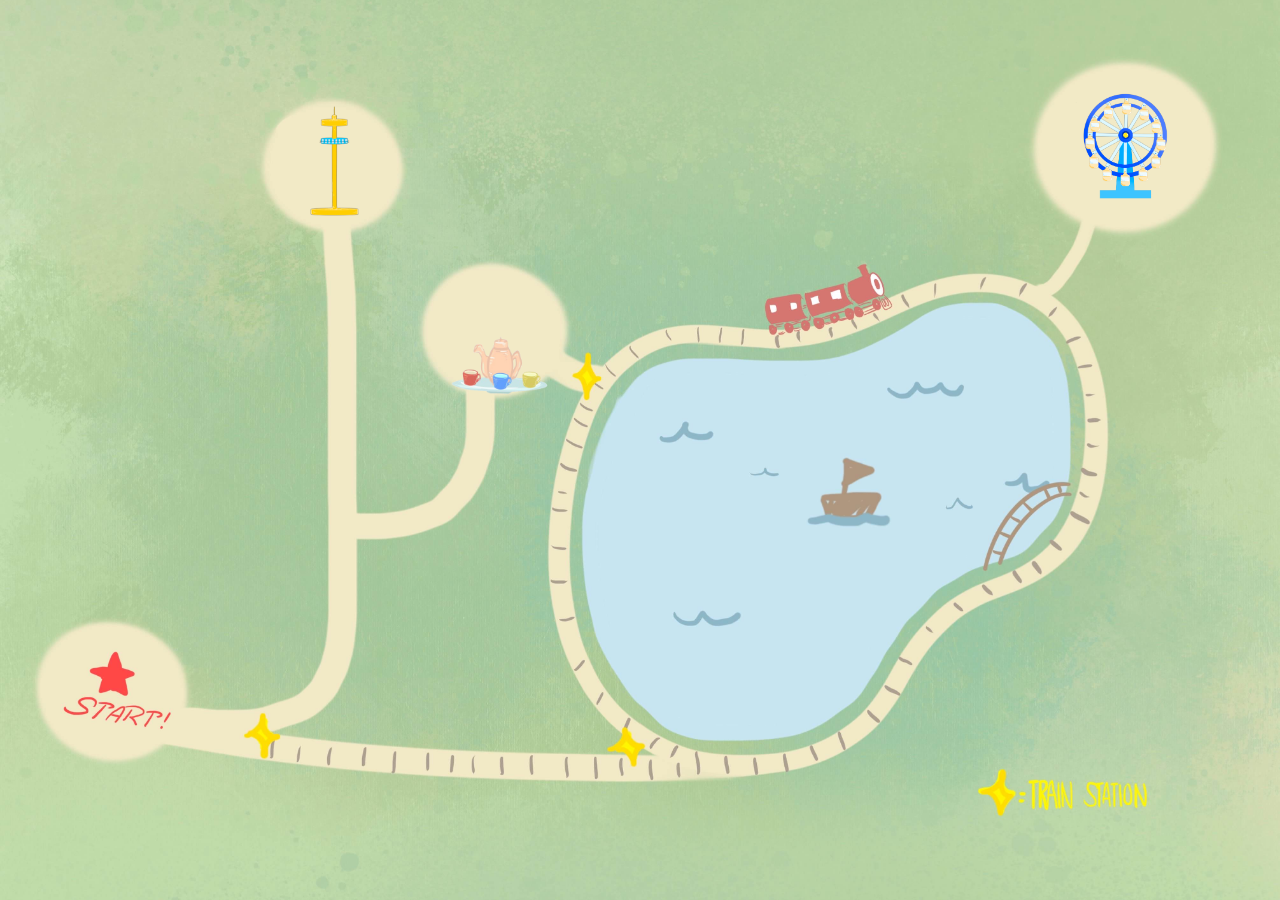
<file: index.html>
<!DOCTYPE html>
<html lang="en">
<head>
  <meta charset="UTF-8">
  <meta name="viewport" content="width=device-width,initial-scale=1">
  <title>資藝妄為</title>
  <link rel="stylesheet" href="style.css">
</head>
<body>
  <div class="container">
    <div class="bg-wrap">
      <img class="bg-img" src="bg.jpg" alt="Park map">

      <a id="btn-coffee"   class="attraction-btn" href="coffee.html"   title="Coffee Cups">
        <img src="coffee.png" alt="Coffee Cups">
      </a>
      <a id="btn-freefall" class="attraction-btn" href="freefall.html" title="Free Fall">
        <img src="freefall.png" alt="Free Fall">
      </a>
      <a id="btn-ferris"   class="attraction-btn" href="ferris.html"   title="Ferris Wheel">
        <img src="ferris.psd" alt="Ferris Wheel">
      </a>
    </div>
  </div>
</body>
</html>
</file>
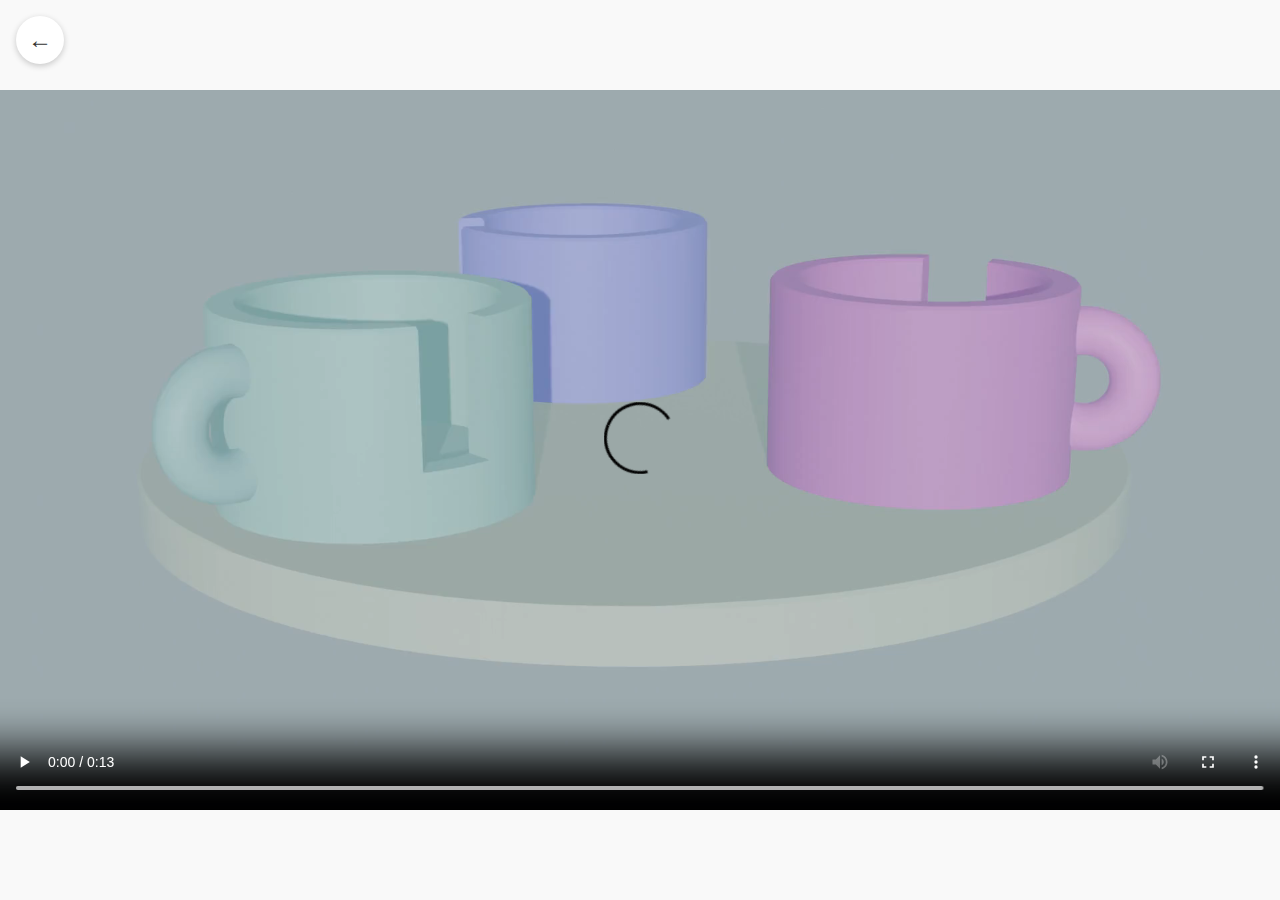
<file: coffee.html>
<!DOCTYPE html>
<html lang="en">
<head>
  <meta charset="UTF-8" />
  <meta name="viewport" content="width=device-width, initial-scale=1.0" />
  <title>咖啡杯 - 資藝妄為</title>
  <link rel="stylesheet" href="style.css" />
</head>
<body class="demo-page">
  <a href="index.html" class="back-btn" title="Back">←</a>
  <video class="demo-video" controls loop>
    <source src="coffee.mp4" type="video/mp4">
  </video>
</body>
</html>
</file>
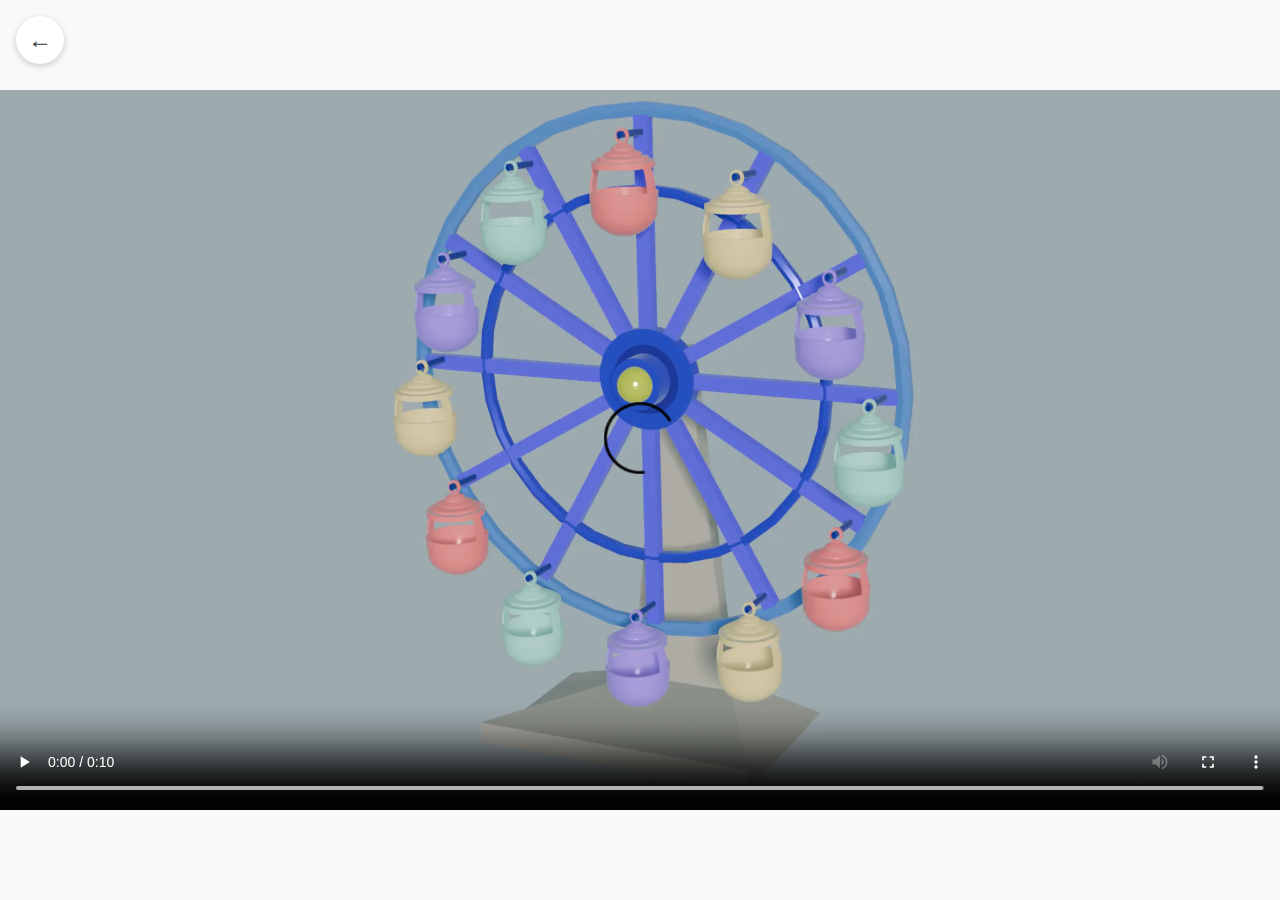
<file: ferris.html>
<!DOCTYPE html>
<html lang="en">
<head>
  <meta charset="UTF-8" />
  <meta name="viewport" content="width=device-width, initial-scale=1.0" />
  <title>摩天輪 - 資藝妄為</title>
  <link rel="stylesheet" href="style.css" />
</head>
<body class="demo-page">
  <a href="index.html" class="back-btn" title="Back">←</a>
  <video class="demo-video" controls loop>
    <source src="ferris.mp4" type="video/mp4">
  </video>
</body>
</html>
</file>
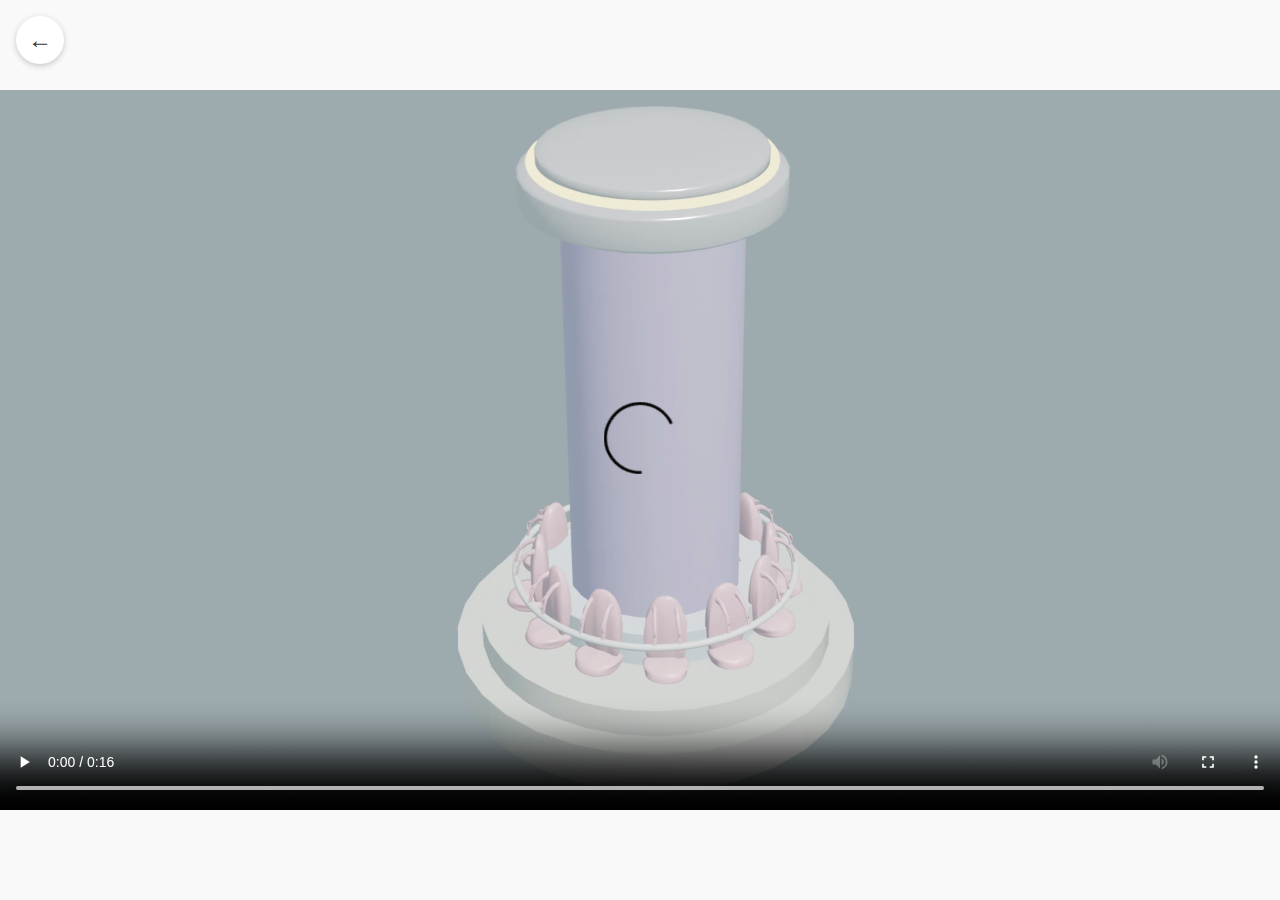
<file: freefall.html>
<!DOCTYPE html>
<html lang="en">
<head>
  <meta charset="UTF-8" />
  <meta name="viewport" content="width=device-width, initial-scale=1.0" />
  <title>自由落體 - 資藝妄為</title>
  <link rel="stylesheet" href="style.css" />
</head>
<body class="demo-page">
  <a href="index.html" class="back-btn" title="Back">←</a>
  <video class="demo-video" controls loop>
    <source src="freefall.mp4" type="video/mp4">
  </video>
</body>
</html>
</file>
<file: style.css>
* {
  margin: 0;
  padding: 0;
  box-sizing: border-box;
}
html, body {
  height: 100%;
  font-family: sans-serif;
}

.container {
  position: relative;
  width: 100%;
  height: 100vh;
  overflow: hidden;
}

.bg-wrap {
  position: absolute;
  width: 100vw;
  top: 50%;
  left: 0;
  transform: translateY(-50%);
  overflow: visible;
}

.bg-wrap .bg-img {
  display: block;
  width: 100%;
  height: auto;
  user-select: none;
  pointer-events: none;
}

.attraction-btn {
  position: absolute;
  width: 14vw;
  aspect-ratio: 1;
  transform: translate(-50%, -50%);
  cursor: pointer;
  transition: transform .2s, opacity .2s;
}
.attraction-btn:hover {
  transform: translate(-50%, -50%) scale(1.1);
  opacity: .8;
}
.attraction-btn img {
  width: 100%;
  height: 100%;
  object-fit: contain;
  pointer-events: none;
}

#btn-coffee   { left: 39%; top: 45%; }
#btn-freefall { left: 25.75%; top: 37.5%; }
#btn-ferris   { left: 87.6%; top: 37%; }

body.demo-page {
  margin: 0;
  height: 100vh;
  background: #f9f9f9;
  display: flex;
  align-items: center;
  justify-content: center;
  position: relative;
}

.demo-video {
  max-width: 100%;
  max-height: 100%;
  position: relative;
  z-index: 1;
}

.back-btn {
  position: absolute;
  top: 1rem;
  left: 1rem;
  width: 3rem;
  height: 3rem;
  background: #fff;
  border-radius: 50%;
  display: flex;
  align-items: center;
  justify-content: center;
  text-decoration: none;
  font-size: 1.5rem;
  color: #333;
  box-shadow: 0 2px 6px rgba(0,0,0,0.2);
  z-index: 10;
  transition: transform .3s, box-shadow .3s, background .3s;
}
.back-btn:hover {
  transform: rotate(-15deg) scale(1.2);
  box-shadow: 0 4px 12px rgba(0,0,0,0.3);
  background: #ffefd5;
}
</file>
